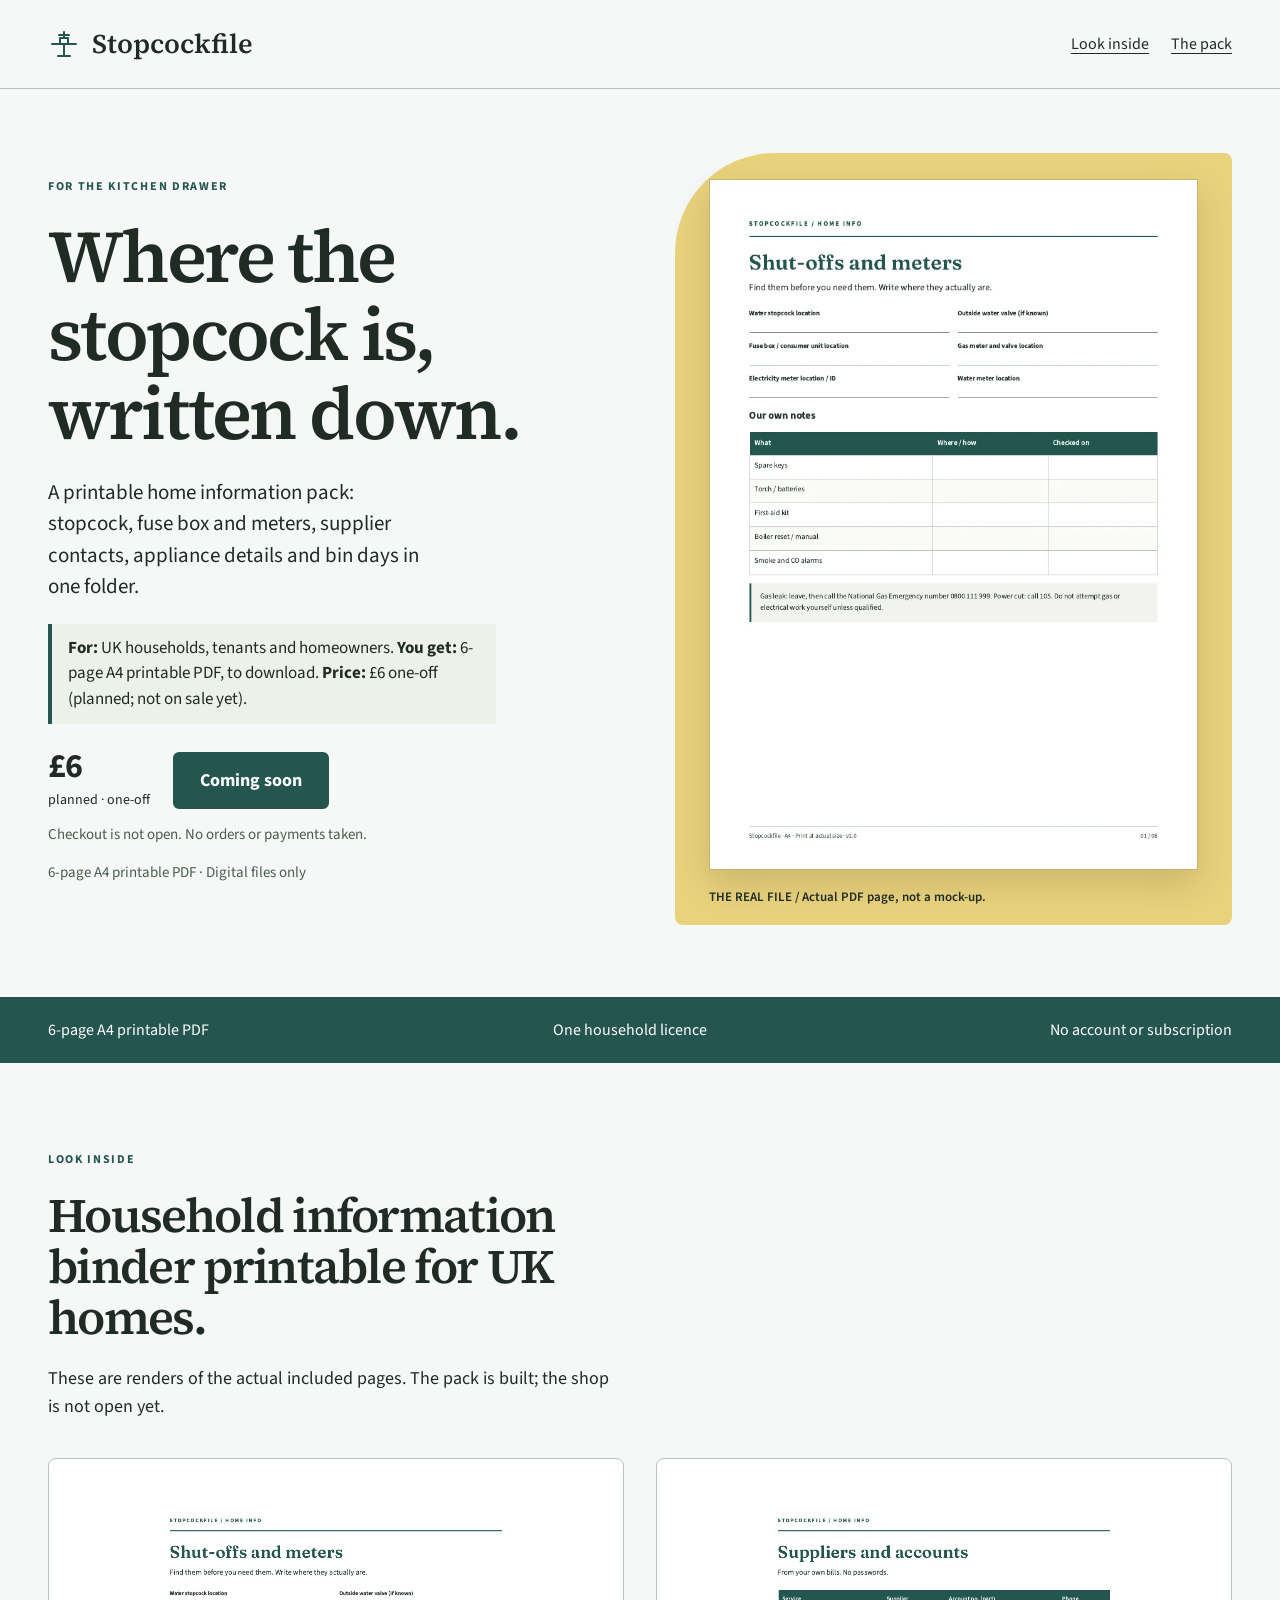
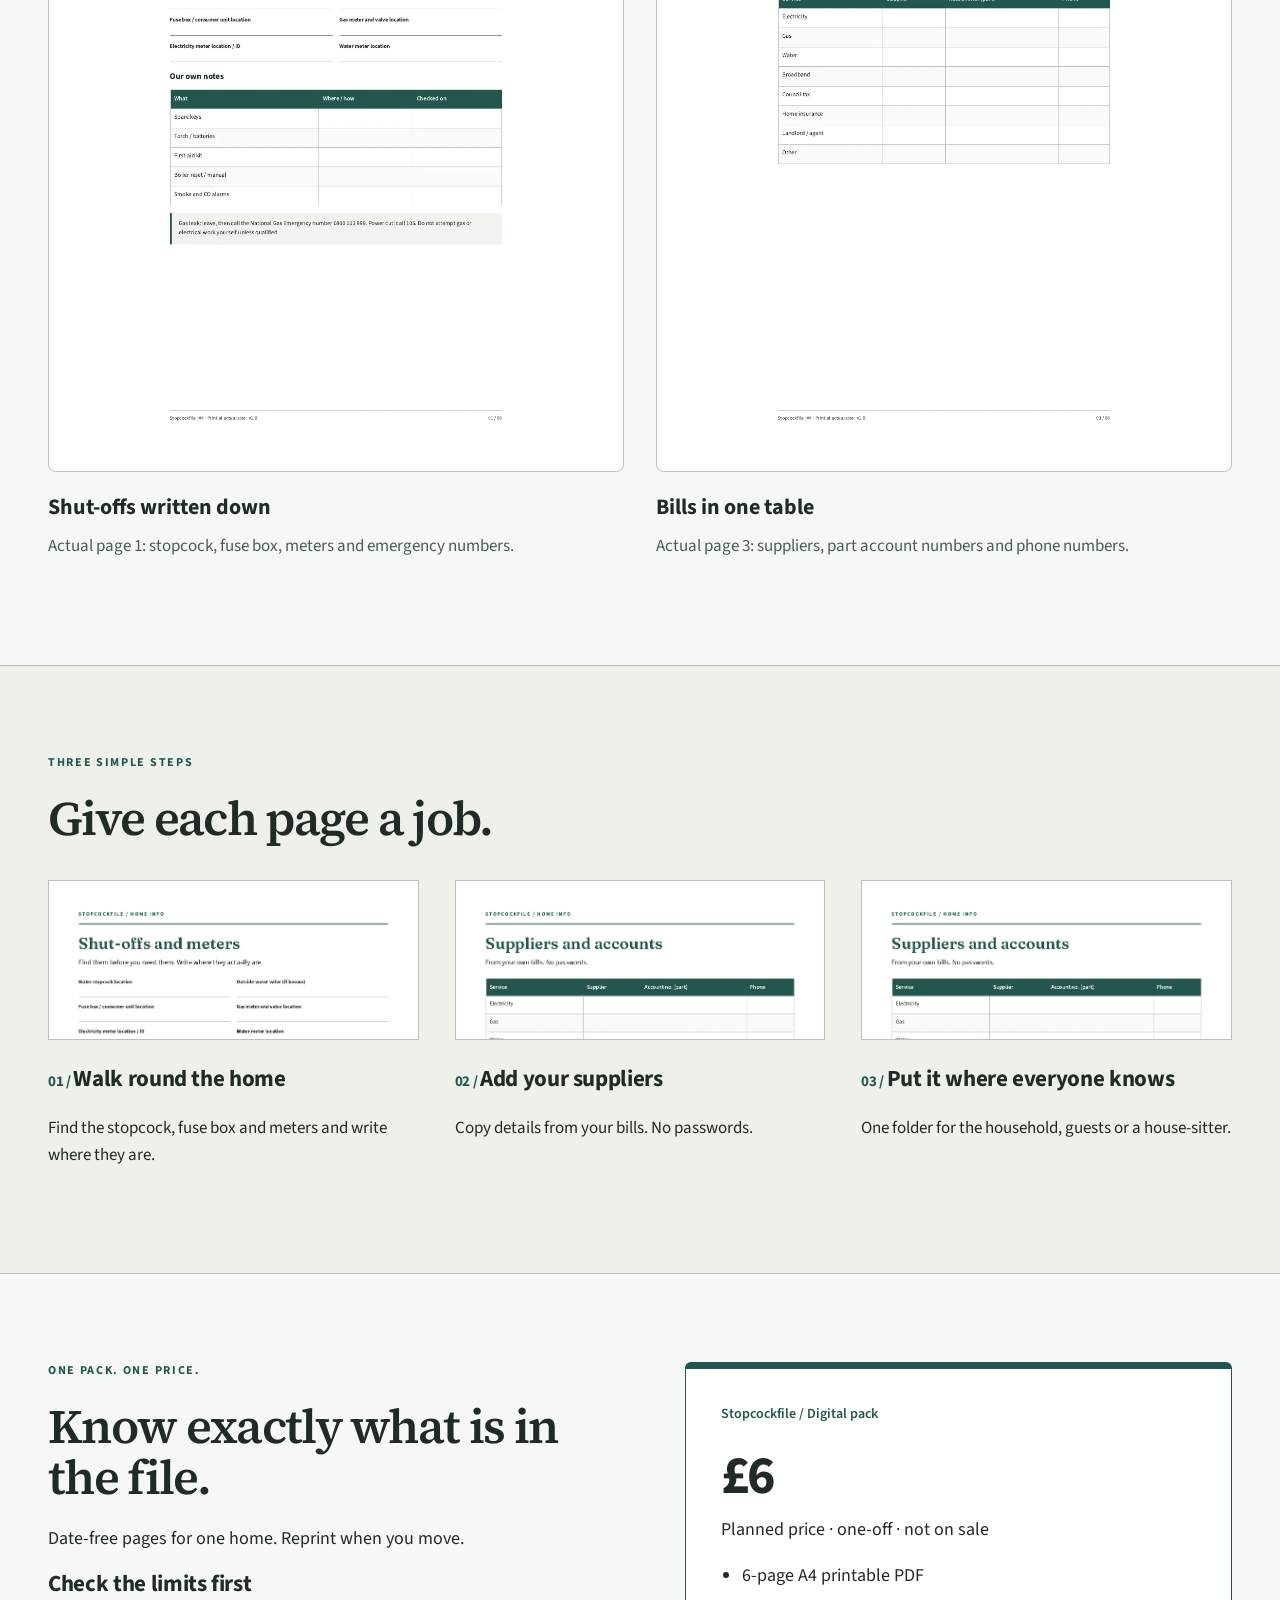
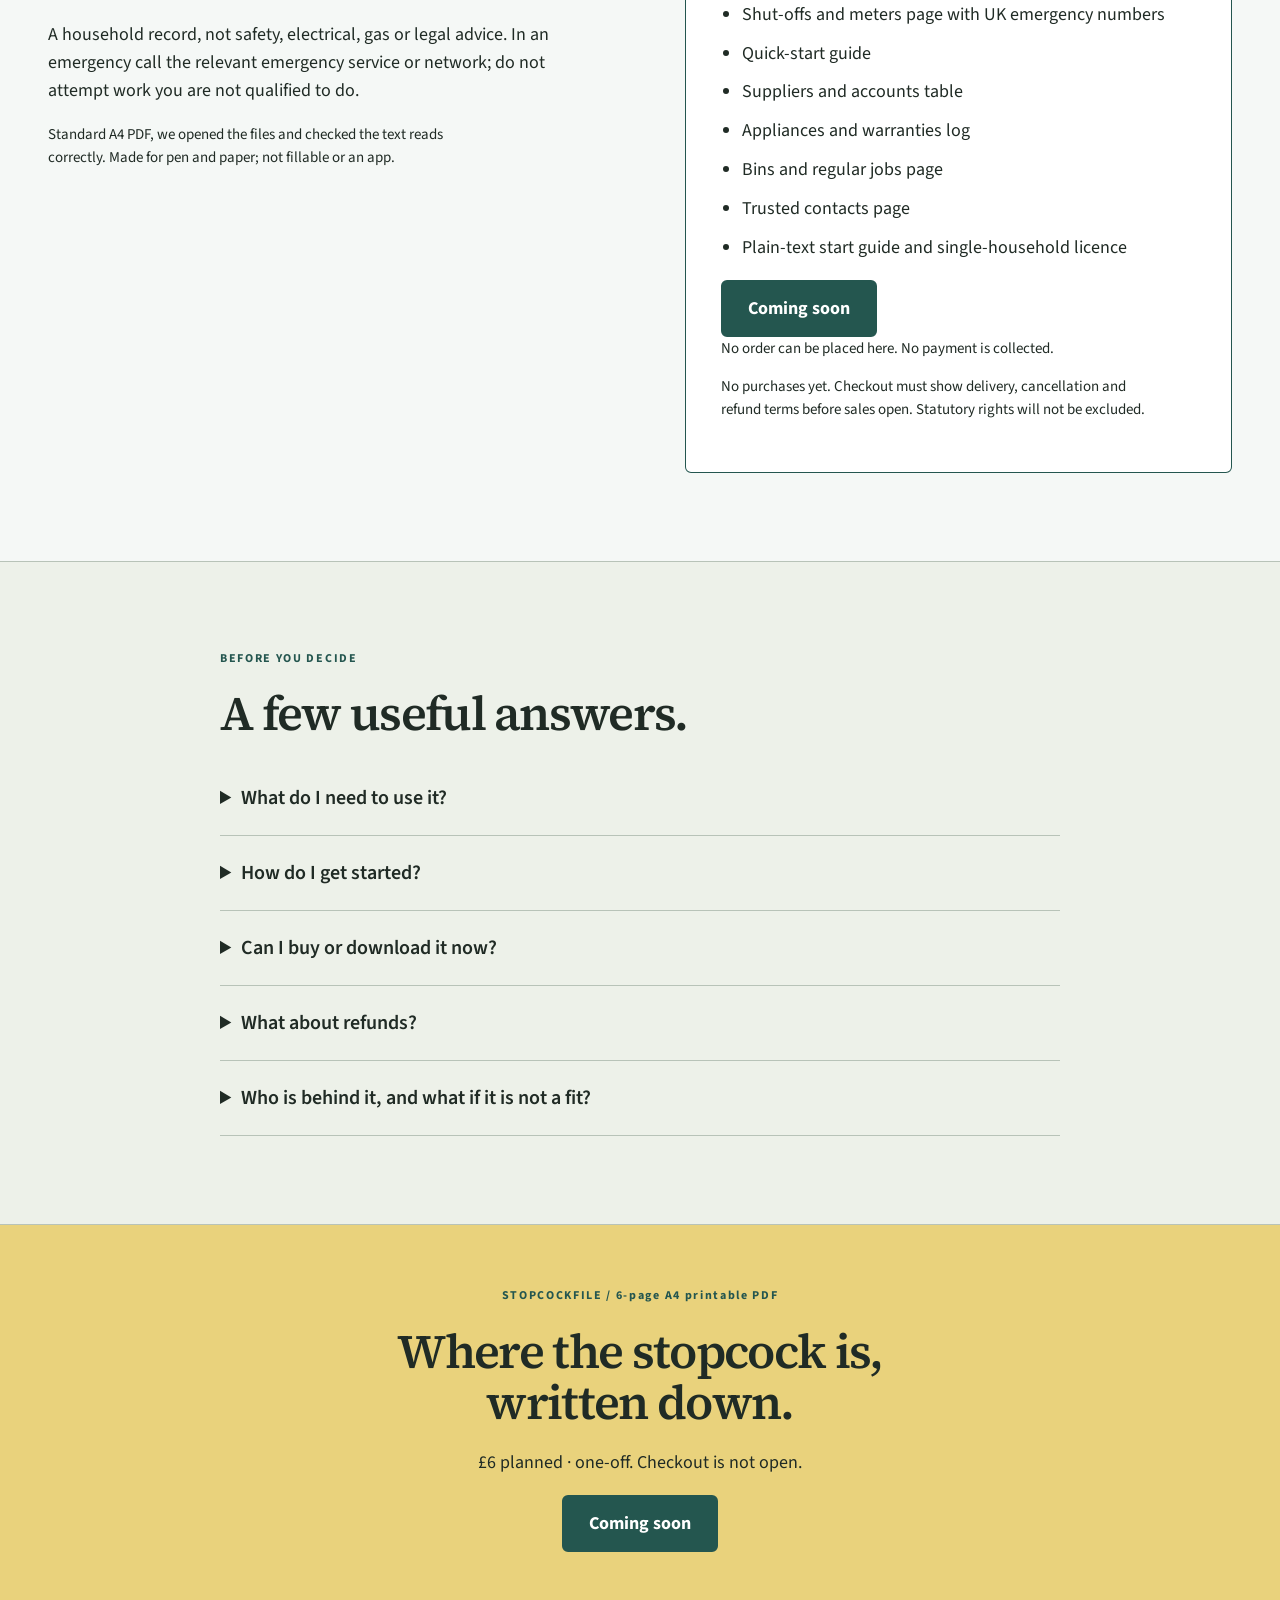
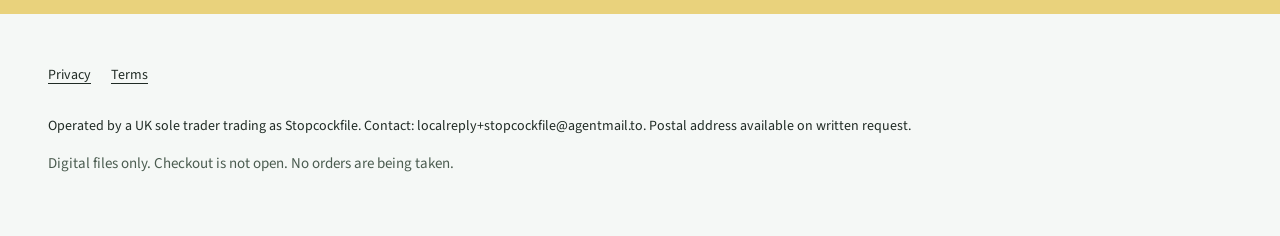
<file: index.html>
<!doctype html><html lang="en-GB"><head><meta charset="utf-8"><meta name="viewport" content="width=device-width, initial-scale=1"><meta http-equiv="Content-Security-Policy" content="default-src 'none'; script-src 'none'; style-src 'self'; font-src 'self'; img-src 'self'; connect-src 'self'; object-src 'none'; base-uri 'none'; form-action 'none'"><meta name="referrer" content="strict-origin-when-cross-origin"><title>Household information binder printable UK | Stopcockfile</title><meta name="description" content="Household information binder printable for UK homes. 6-page A4 printable PDF. Planned price £6 once. Checkout coming soon; no orders taken."><meta property="og:title" content="Household information binder printable UK | Stopcockfile"><meta property="og:description" content="Household information binder printable for UK homes. 6-page A4 printable PDF. Planned price £6 once. Checkout coming soon; no orders taken."><meta property="og:type" content="website"><meta property="og:image" content="https://evanturner557-del.github.io/stopcockfile/assets/preview-1.webp"><link rel="canonical" href="https://evanturner557-del.github.io/stopcockfile/"><link rel="icon" type="image/svg+xml" href="assets/mark.svg"><link rel="stylesheet" href="assets/tokens.css"><link rel="stylesheet" href="assets/site.css"></head><body><a class="skip" href="#main">Skip to content</a><header><div class="wrap nav"><a class="logo" href="index.html"><img src="assets/mark.svg" width="32" height="32" alt="">Stopcockfile</a><nav aria-label="Main navigation" class="navlinks"><a href="index.html#inside">Look inside</a><a href="index.html#details">The pack</a></nav></div></header><main id="main"><div class="wrap hero"><div><p class="eyebrow">FOR THE KITCHEN DRAWER</p><h1>Where the stopcock is, written down.</h1><p class="lede">A printable home information pack: stopcock, fuse box and meters, supplier contacts, appliance details and bin days in one folder.</p><p class="glance"><strong>For:</strong> UK households, tenants and homeowners. <strong>You get:</strong> 6-page A4 printable PDF, to download. <strong>Price:</strong> £6 one-off (planned; not on sale yet).</p><div class="pricebar"><div class="price">£6<small>planned · one-off</small></div><button type="button" disabled>Coming soon</button></div><p class="quiet">Checkout is not open. No orders or payments taken.</p><p class="quiet">6-page A4 printable PDF · Digital files only</p></div><figure class="hero-visual"><img src="assets/preview-1.webp" width="777" height="1100" alt="Household information binder printable for UK homes — actual first page of the included PDF" loading="eager" fetchpriority="high"><figcaption>THE REAL FILE / Actual PDF page, not a mock-up.</figcaption></figure></div><div class="strip"><div class="wrap"><span>6-page A4 printable PDF</span><span>One household licence</span><span>No account or subscription</span></div></div><section class="section wrap" id="inside"><div class="sectionhead"><p class="eyebrow">LOOK INSIDE</p><h2>Household information binder printable for UK homes.</h2><p>These are renders of the actual included pages. The pack is built; the shop is not open yet.</p></div><div class="proofgrid"><figure class="proof"><div class="proofpic"><img src="assets/preview-1.webp" width="777" height="1100" alt="Shut-offs written down" loading="lazy"></div><figcaption><strong>Shut-offs written down</strong><span>Actual page 1: stopcock, fuse box, meters and emergency numbers.</span></figcaption></figure><figure class="proof"><div class="proofpic"><img src="assets/preview-2.webp" width="777" height="1100" alt="Bills in one table" loading="lazy"></div><figcaption><strong>Bills in one table</strong><span>Actual page 3: suppliers, part account numbers and phone numbers.</span></figcaption></figure></div></section><section class="section how"><div class="wrap"><p class="eyebrow">THREE SIMPLE STEPS</p><h2>Give each page a job.</h2><div class="steps"><article class="step"><img src="assets/preview-1.webp" width="777" height="1100" alt="Walk round the home" loading="lazy"><h3>Walk round the home</h3><p>Find the stopcock, fuse box and meters and write where they are.</p></article><article class="step"><img src="assets/preview-2.webp" width="777" height="1100" alt="Add your suppliers" loading="lazy"><h3>Add your suppliers</h3><p>Copy details from your bills. No passwords.</p></article><article class="step"><img src="assets/preview-2.webp" width="777" height="1100" alt="Put it where everyone knows" loading="lazy"><h3>Put it where everyone knows</h3><p>One folder for the household, guests or a house-sitter.</p></article></div></div></section><section class="section wrap" id="details"><div class="pricegrid"><div><p class="eyebrow">ONE PACK. ONE PRICE.</p><h2>Know exactly what is in the file.</h2><p>Date-free pages for one home. Reprint when you move.</p><h3>Check the limits first</h3><p>A household record, not safety, electrical, gas or legal advice. In an emergency call the relevant emergency service or network; do not attempt work you are not qualified to do.</p><p class="fine">Standard A4 PDF, we opened the files and checked the text reads correctly. Made for pen and paper; not fillable or an app.</p></div><div class="pricecard"><p class="badge">Stopcockfile / Digital pack</p><p class="large">£6</p><p>Planned price · one-off · not on sale</p><ul class="list"><li>6-page A4 printable PDF</li><li>Shut-offs and meters page with UK emergency numbers</li><li>Quick-start guide</li><li>Suppliers and accounts table</li><li>Appliances and warranties log</li><li>Bins and regular jobs page</li><li>Trusted contacts page</li><li>Plain-text start guide and single-household licence</li></ul><button type="button" disabled>Coming soon</button><p class="fine">No order can be placed here. No payment is collected.</p><p class="fine">No purchases yet. Checkout must show delivery, cancellation and refund terms before sales open. Statutory rights will not be excluded.</p></div></div></section><section class="section how"><div class="wrap faq"><p class="eyebrow">BEFORE YOU DECIDE</p><h2>A few useful answers.</h2><details><summary>What do I need to use it?</summary><p>Standard A4 PDF, we opened the files and checked the text reads correctly. Made for pen and paper; not fillable or an app.</p></details><details><summary>How do I get started?</summary><p>Fill page 1 first. The rest can be added as bills arrive; no setup time is promised.</p></details><details><summary>Can I buy or download it now?</summary><p>Not yet. The files have been built, but checkout and paid delivery are not open. This page does not take orders or reserve a place.</p></details><details><summary>What about refunds?</summary><p>No purchases are being taken. Sale and delivery terms, including your cancellation and statutory rights, must be shown before checkout opens. There is no blanket “no refunds” policy.</p></details><details><summary>Who is behind it, and what if it is not a fit?</summary><p>Stopcockfile is a UK sole-trader trading name. No safety inspections, repair instructions, or gas or electrical advice. Not a tenancy, insurance or legal document. Please check the previews and limits before buying once sales open.</p></details></div></section><section class="final"><p class="eyebrow">STOPCOCKFILE / 6-page A4 printable PDF</p><h2>Where the stopcock is, written down.</h2><p>£6 planned · one-off. Checkout is not open.</p><button type="button" disabled>Coming soon</button></section></main><footer><div class="wrap"><nav class="footerlinks" aria-label="Legal"><a href="privacy.html">Privacy</a><a href="terms.html">Terms</a></nav><p class="legal">Operated by a UK sole trader trading as Stopcockfile. Contact: localreply+stopcockfile@agentmail.to. Postal address available on written request.</p><p class="quiet">Digital files only. Checkout is not open. No orders are being taken.</p></div></footer></body></html>
</file>
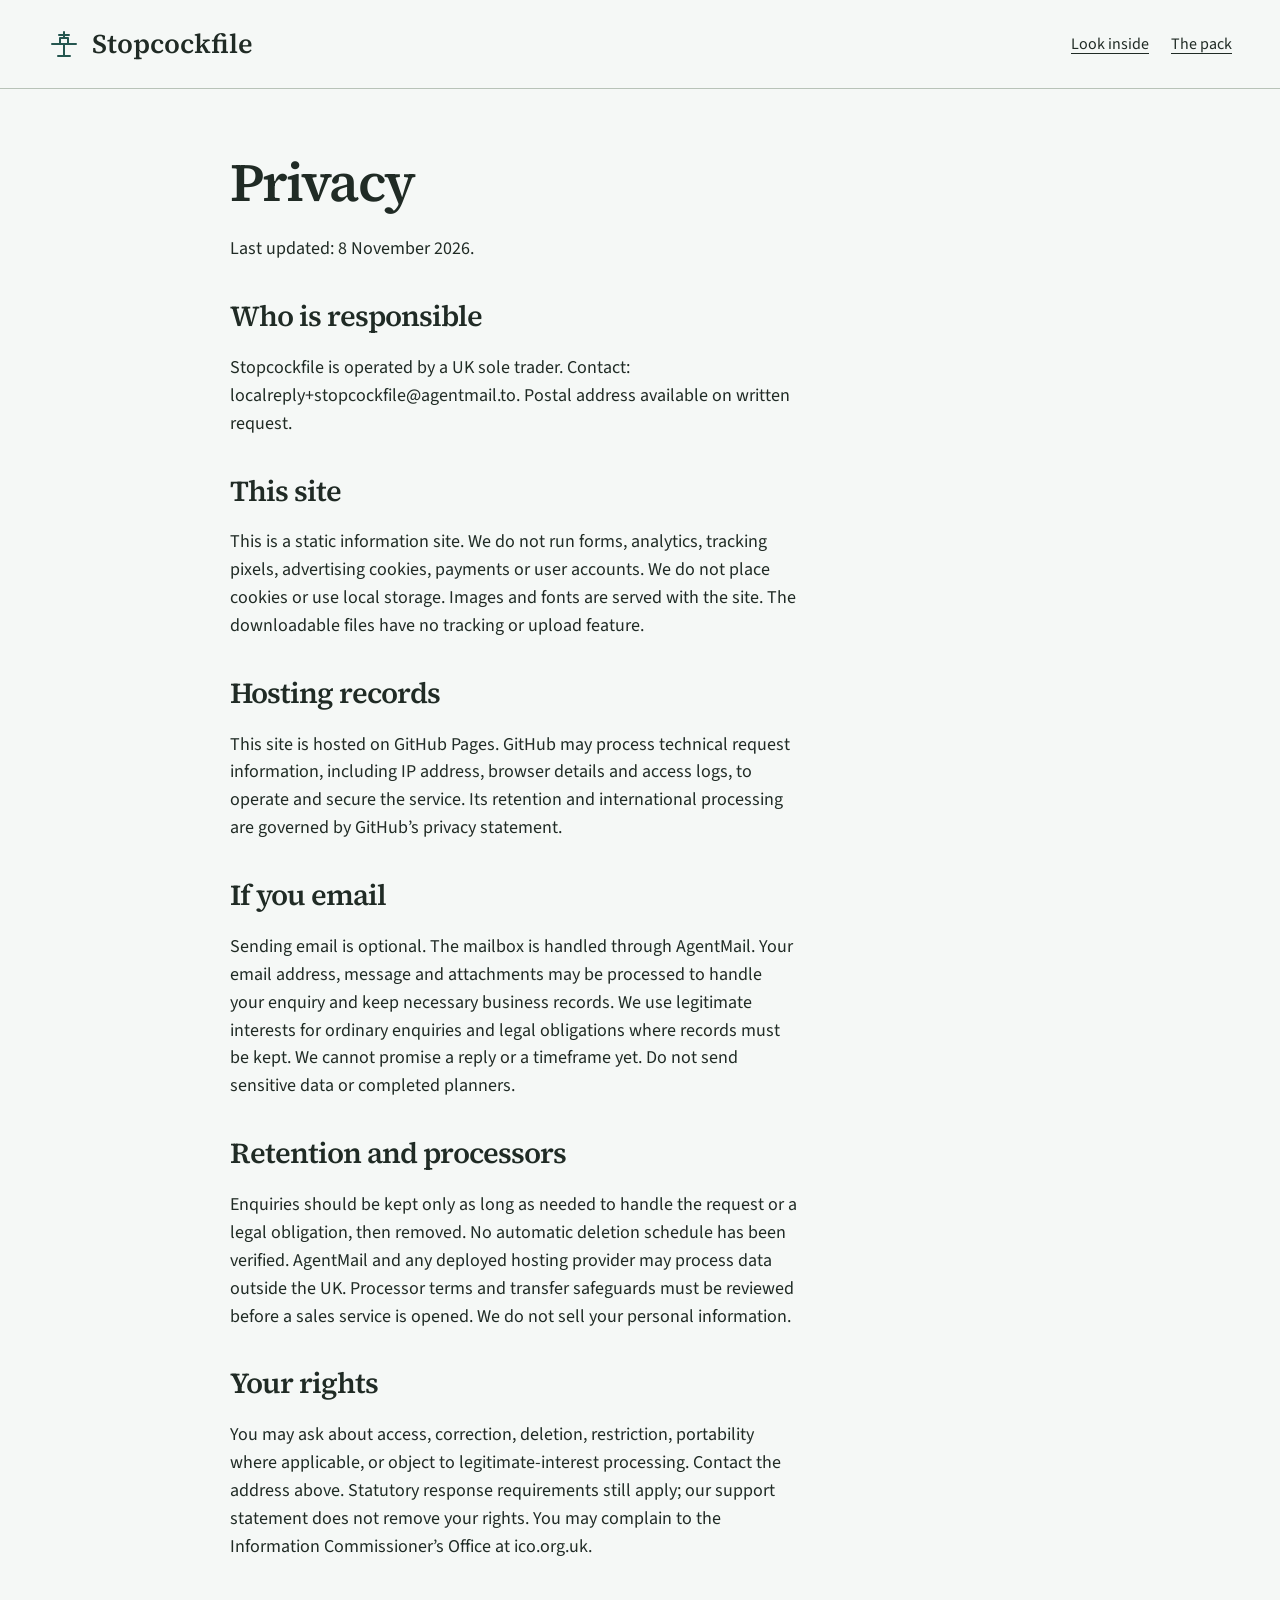
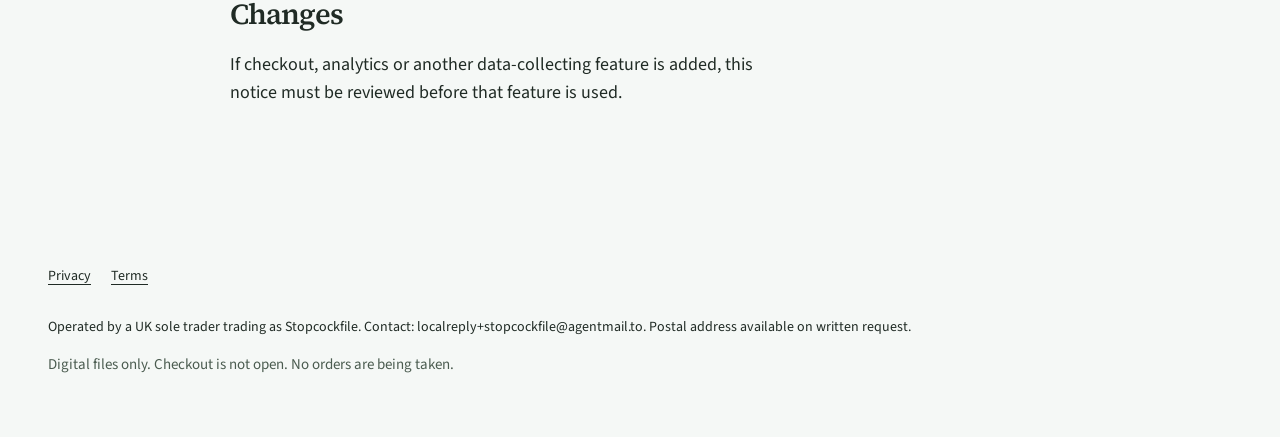
<file: privacy.html>
<!doctype html><html lang="en-GB"><head><meta charset="utf-8"><meta name="viewport" content="width=device-width, initial-scale=1"><meta http-equiv="Content-Security-Policy" content="default-src 'none'; script-src 'none'; style-src 'self'; font-src 'self'; img-src 'self'; connect-src 'self'; object-src 'none'; base-uri 'none'; form-action 'none'"><meta name="referrer" content="strict-origin-when-cross-origin"><title>Privacy | Stopcockfile</title><meta name="description" content="Privacy for Stopcockfile"><meta property="og:title" content="Privacy | Stopcockfile"><meta property="og:description" content="Privacy for Stopcockfile"><meta property="og:type" content="website"><meta property="og:image" content="https://evanturner557-del.github.io/stopcockfile/assets/preview-1.webp"><link rel="canonical" href="https://evanturner557-del.github.io/stopcockfile/"><link rel="icon" type="image/svg+xml" href="assets/mark.svg"><link rel="stylesheet" href="assets/tokens.css"><link rel="stylesheet" href="assets/site.css"></head><body><a class="skip" href="#main">Skip to content</a><header><div class="wrap nav"><a class="logo" href="index.html"><img src="assets/mark.svg" width="32" height="32" alt="">Stopcockfile</a><nav aria-label="Main navigation" class="navlinks"><a href="index.html#inside">Look inside</a><a href="index.html#details">The pack</a></nav></div></header><main id="main" class="wrap document"><h1>Privacy</h1><p>Last updated: 8 November 2026.</p><h2>Who is responsible</h2><p>Stopcockfile is operated by a UK sole trader. Contact: localreply+stopcockfile@agentmail.to. Postal address available on written request.</p><h2>This site</h2><p>This is a static information site. We do not run forms, analytics, tracking pixels, advertising cookies, payments or user accounts. We do not place cookies or use local storage. Images and fonts are served with the site. The downloadable files have no tracking or upload feature.</p><h2>Hosting records</h2><p>This site is hosted on GitHub Pages. GitHub may process technical request information, including IP address, browser details and access logs, to operate and secure the service. Its retention and international processing are governed by GitHub’s privacy statement. </p><h2>If you email</h2><p>Sending email is optional. The mailbox is handled through AgentMail. Your email address, message and attachments may be processed to handle your enquiry and keep necessary business records. We use legitimate interests for ordinary enquiries and legal obligations where records must be kept. We cannot promise a reply or a timeframe yet. Do not send sensitive data or completed planners.</p><h2>Retention and processors</h2><p>Enquiries should be kept only as long as needed to handle the request or a legal obligation, then removed. No automatic deletion schedule has been verified. AgentMail and any deployed hosting provider may process data outside the UK. Processor terms and transfer safeguards must be reviewed before a sales service is opened. We do not sell your personal information.</p><h2>Your rights</h2><p>You may ask about access, correction, deletion, restriction, portability where applicable, or object to legitimate-interest processing. Contact the address above. Statutory response requirements still apply; our support statement does not remove your rights. You may complain to the Information Commissioner’s Office at ico.org.uk.</p><h2>Changes</h2><p>If checkout, analytics or another data-collecting feature is added, this notice must be reviewed before that feature is used.</p></main><footer><div class="wrap"><nav class="footerlinks" aria-label="Legal"><a href="privacy.html">Privacy</a><a href="terms.html">Terms</a></nav><p class="legal">Operated by a UK sole trader trading as Stopcockfile. Contact: localreply+stopcockfile@agentmail.to. Postal address available on written request.</p><p class="quiet">Digital files only. Checkout is not open. No orders are being taken.</p></div></footer></body></html>
</file>
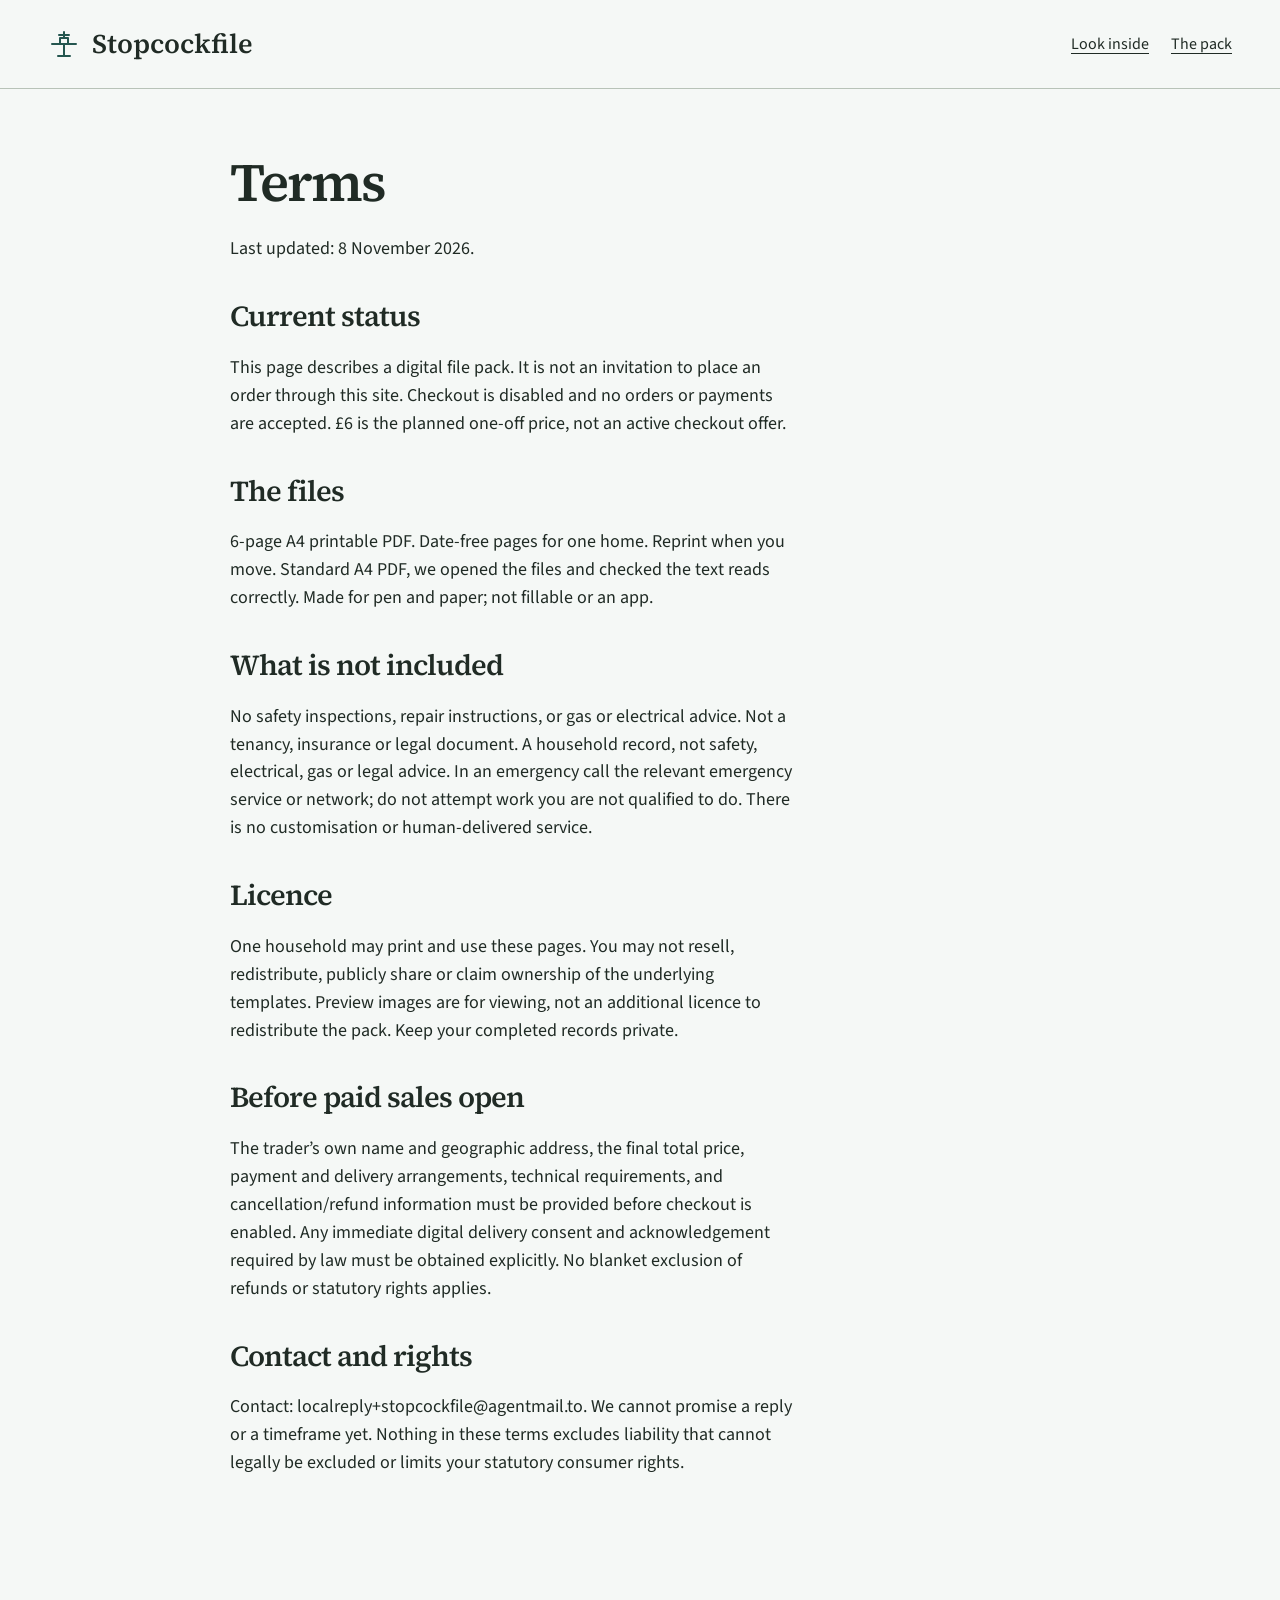
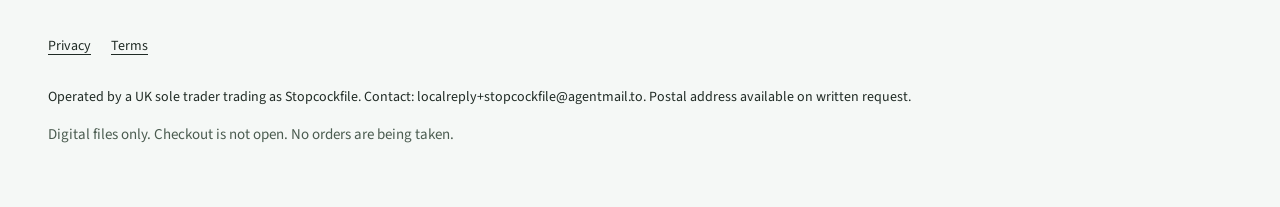
<file: terms.html>
<!doctype html><html lang="en-GB"><head><meta charset="utf-8"><meta name="viewport" content="width=device-width, initial-scale=1"><meta http-equiv="Content-Security-Policy" content="default-src 'none'; script-src 'none'; style-src 'self'; font-src 'self'; img-src 'self'; connect-src 'self'; object-src 'none'; base-uri 'none'; form-action 'none'"><meta name="referrer" content="strict-origin-when-cross-origin"><title>Terms | Stopcockfile</title><meta name="description" content="Terms for Stopcockfile"><meta property="og:title" content="Terms | Stopcockfile"><meta property="og:description" content="Terms for Stopcockfile"><meta property="og:type" content="website"><meta property="og:image" content="https://evanturner557-del.github.io/stopcockfile/assets/preview-1.webp"><link rel="canonical" href="https://evanturner557-del.github.io/stopcockfile/"><link rel="icon" type="image/svg+xml" href="assets/mark.svg"><link rel="stylesheet" href="assets/tokens.css"><link rel="stylesheet" href="assets/site.css"></head><body><a class="skip" href="#main">Skip to content</a><header><div class="wrap nav"><a class="logo" href="index.html"><img src="assets/mark.svg" width="32" height="32" alt="">Stopcockfile</a><nav aria-label="Main navigation" class="navlinks"><a href="index.html#inside">Look inside</a><a href="index.html#details">The pack</a></nav></div></header><main id="main" class="wrap document"><h1>Terms</h1><p>Last updated: 8 November 2026.</p><h2>Current status</h2><p>This page describes a digital file pack. It is not an invitation to place an order through this site. Checkout is disabled and no orders or payments are accepted. £6 is the planned one-off price, not an active checkout offer.</p><h2>The files</h2><p>6-page A4 printable PDF. Date-free pages for one home. Reprint when you move. Standard A4 PDF, we opened the files and checked the text reads correctly. Made for pen and paper; not fillable or an app.</p><h2>What is not included</h2><p>No safety inspections, repair instructions, or gas or electrical advice. Not a tenancy, insurance or legal document. A household record, not safety, electrical, gas or legal advice. In an emergency call the relevant emergency service or network; do not attempt work you are not qualified to do. There is no customisation or human-delivered service.</p><h2>Licence</h2><p>One household may print and use these pages. You may not resell, redistribute, publicly share or claim ownership of the underlying templates. Preview images are for viewing, not an additional licence to redistribute the pack. Keep your completed records private.</p><h2>Before paid sales open</h2><p>The trader’s own name and geographic address, the final total price, payment and delivery arrangements, technical requirements, and cancellation/refund information must be provided before checkout is enabled. Any immediate digital delivery consent and acknowledgement required by law must be obtained explicitly. No blanket exclusion of refunds or statutory rights applies.</p><h2>Contact and rights</h2><p>Contact: localreply+stopcockfile@agentmail.to. We cannot promise a reply or a timeframe yet. Nothing in these terms excludes liability that cannot legally be excluded or limits your statutory consumer rights.</p></main><footer><div class="wrap"><nav class="footerlinks" aria-label="Legal"><a href="privacy.html">Privacy</a><a href="terms.html">Terms</a></nav><p class="legal">Operated by a UK sole trader trading as Stopcockfile. Contact: localreply+stopcockfile@agentmail.to. Postal address available on written request.</p><p class="quiet">Digital files only. Checkout is not open. No orders are being taken.</p></div></footer></body></html>
</file>
<file: assets/tokens.css>
:root{--primary:#24564f;--accent:#e9d27c;--paper:#f5f8f6;--ink:#202b25;--muted:#4b5c50;--line:#b8c3b8;--soft:#edf1e9;--success:#28603d;--warning:#795400;--danger:#9b2525;--neutral-0:#ffffff;--neutral-1:#f8f9f7;--neutral-2:#eff1ed;--neutral-3:#e0e5de;--neutral-4:#c5cec2;--neutral-5:#8a9787;--neutral-6:#62705f;--neutral-7:#3d4b3b;--neutral-8:#202b20;}
</file>
<file: assets/site.css>
@font-face{font-family:Text;src:url(fonts/source-sans-3-latin-wght-normal.woff2) format('woff2');font-display:swap}@font-face{font-family:Display;src:url(fonts/source-serif-4-latin-wght-normal.woff2) format('woff2');font-display:swap}*{box-sizing:border-box}html{scroll-behavior:smooth}body{margin:0;background:var(--paper);color:var(--ink);font-family:Text,Arial,sans-serif;font-size:18px;line-height:1.55}a{color:inherit;text-underline-offset:4px}a:hover{text-decoration-thickness:2px}a:focus-visible,button:focus-visible,summary:focus-visible{outline:3px solid var(--primary);outline-offset:5px}img{max-width:100%;height:auto;display:block}h1,h2,h3,p{margin-top:0}h1,h2{font-family:Display,serif;font-weight:600;letter-spacing:-.035em;line-height:1.06}h1{font-size:clamp(44px,5.8vw,76px);max-width:12ch;margin-bottom:24px}h2{font-size:clamp(34px,4vw,48px);margin-bottom:22px}h3{font-size:23px;line-height:1.2;letter-spacing:-.015em}p{max-width:63ch}button,a{touch-action:manipulation}button{font-family:inherit}button[disabled]{opacity:1;cursor:not-allowed;background:var(--primary);color:#fff;border:2px solid var(--primary);padding:14px 25px;border-radius:6px;font-size:18px;font-weight:700;min-height:52px}header{border-bottom:1px solid var(--line)}.wrap{width:min(1184px,calc(100% - 64px));margin-inline:auto}.nav{display:flex;align-items:center;justify-content:space-between;min-height:88px;gap:20px}.logo{display:flex;align-items:center;gap:12px;font-family:Display,serif;font-size:27px;text-decoration:none;font-weight:600}.logo img{width:32px;height:32px}.navlinks{display:flex;gap:22px}.navlinks a{font-size:16px;min-height:44px;display:inline-flex;align-items:center}.skip{position:absolute;left:-9999px;top:10px;background:white;padding:12px;z-index:9}.skip:focus{left:12px}.hero{display:grid;grid-template-columns:1fr 1fr;gap:70px;align-items:center;padding:64px 0 72px}.eyebrow{font-size:12px;letter-spacing:.14em;font-weight:700;color:var(--primary);margin-bottom:20px}.lede{font-size:21px;line-height:1.5;max-width:38ch}.pricebar{display:flex;gap:23px;align-items:center;margin:26px 0 12px}.price{font-size:34px;font-weight:700;letter-spacing:-.04em;line-height:1}.price small{display:block;font-size:14px;font-weight:400;letter-spacing:0;margin-top:7px;line-height:1.4}.quiet{font-size:15px;color:var(--muted)}.hero-visual{margin:0;position:relative;background:var(--accent);padding:26px 34px 18px;border-radius:100px 8px 8px 8px}.hero-visual img{width:100%;box-shadow:0 14px 35px #0002;border:1px solid #22372b30}.hero-visual figcaption{font-size:13px;margin-top:18px;font-weight:600;color:var(--ink);line-height:1.4}.strip{background:var(--primary);color:white}.strip .wrap{display:flex;justify-content:space-between;gap:20px;padding-block:21px;font-size:16px}.section{padding:88px 0}.sectionhead{max-width:650px}.proofgrid{display:grid;grid-template-columns:1fr 1fr;gap:32px;margin-top:38px}.proof{margin:0}.proofpic{background:white;border:1px solid var(--line);padding:26px;border-radius:8px}.proofpic img{max-height:560px;width:100%;object-fit:contain;object-position:top}.proof figcaption{padding:18px 0}.proof figcaption strong{display:block;font-size:22px;margin-bottom:7px}.proof figcaption span{font-size:17px;color:var(--muted)}.how{background:var(--soft);border-block:1px solid var(--line)}.steps{display:grid;grid-template-columns:repeat(3,1fr);gap:36px;margin-top:36px;counter-reset:step}.step img{height:160px;width:100%;object-fit:cover;object-position:top;border:1px solid var(--line);margin-bottom:25px;background:white}.step h3:before{counter-increment:step;content:'0' counter(step) ' / ';color:var(--primary);font-size:15px}.step p{font-size:17px}.pricegrid{display:grid;grid-template-columns:1fr 1fr;gap:90px;align-items:start}.pricecard{background:#fff;border:1px solid var(--primary);border-top:7px solid var(--primary);padding:35px;border-radius:6px}.pricecard .large{font-size:54px;line-height:1;letter-spacing:-.05em;font-weight:700;margin:24px 0 12px}.list{padding-left:21px}.list li{margin-bottom:11px}.fine{font-size:15px}.faq{max-width:840px;margin:auto}.faq details{border-bottom:1px solid var(--line);padding:10px 0}.faq summary{font-weight:600;cursor:pointer;min-height:52px;padding:12px 32px 12px 0;line-height:1.5;font-size:20px}.faq details p{padding-right:30px;font-size:17px}.final{text-align:center;background:var(--accent);padding:62px 20px}.final p{margin-inline:auto}.final h2{max-width:20ch;margin-inline:auto}footer{padding:40px 0 46px;font-size:14px}.footerlinks{display:flex;gap:20px;flex-wrap:wrap;margin-bottom:18px}.footerlinks a{min-height:44px;display:flex;align-items:center}.legal{max-width:900px;overflow-wrap:anywhere}main.document{max-width:820px;padding:65px 0 90px}.document h1{font-size:54px;max-width:none}.document h2{font-size:29px;margin-top:38px}.document p,.document li{font-size:18px}.badge{font-size:14px;font-weight:600;color:var(--primary)}.sr{position:absolute;width:1px;height:1px;overflow:hidden;clip:rect(0,0,0,0)}@media(max-width:800px){.wrap{width:calc(100% - 40px)}.hero{gap:34px;padding:40px 0 45px}.nav{min-height:72px}.logo{font-size:24px}.navlinks{gap:14px}.navlinks a{font-size:14px}.hero-visual{padding:24px 20px 16px;border-top-left-radius:65px}.lede{font-size:19px}.section{padding:60px 0}.pricegrid{gap:35px}.steps{gap:22px}.pricecard{padding:25px}.proofpic{padding:18px}}@media(max-width:600px){.hero{display:block;padding-top:32px}.eyebrow{font-size:10px;margin-bottom:15px}h1{font-size:45px;max-width:12ch;margin-bottom:19px}.hero .lede{font-size:18px;line-height:1.5;margin-bottom:18px}.hero-visual{margin-top:32px;padding:26px 30px 17px}.pricebar{margin:21px 0 10px;gap:21px}.price{font-size:31px}.quiet{font-size:14px}.navlinks a{font-size:13px}.navlinks a:last-child{display:none}.logo{font-size:23px}.strip .wrap{display:grid;grid-template-columns:1fr;gap:8px;padding-block:20px}.proofgrid,.steps,.pricegrid{grid-template-columns:1fr;gap:24px}.proofgrid{margin-top:28px}.step{display:grid;grid-template-columns:86px 1fr;column-gap:19px}.step img{grid-row:1/3;height:118px;margin:0}.step h3{font-size:21px;margin-bottom:10px}.step p{font-size:16px}.pricegrid{gap:30px}.section{padding:52px 0}.proofpic img{max-height:430px}.final{padding:46px 20px}.document h1{font-size:40px}.document h2{font-size:27px}.navlinks{gap:10px}.legal{font-size:13px}.faq summary{font-size:18px}}@media(prefers-reduced-motion:reduce){html{scroll-behavior:auto}}
.glance{font-size:17px;line-height:1.5;background:var(--soft);border-left:4px solid var(--primary);padding:12px 16px;margin:0 0 22px;max-width:56ch}
</file>
